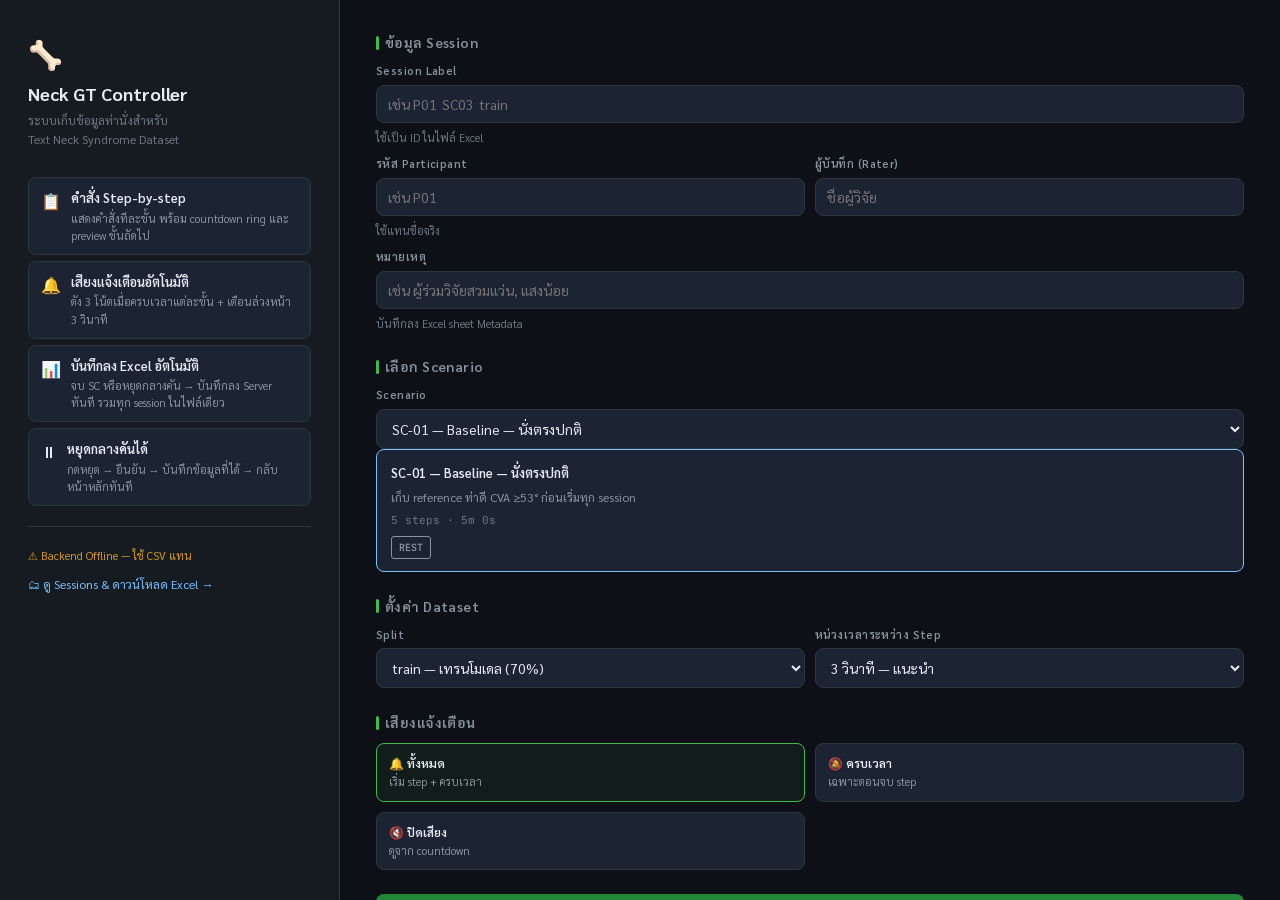
<file: frontend/index.html>
<!doctype html>
<html lang="th">
<head>
<meta charset="UTF-8">
<meta name="viewport" content="width=device-width, initial-scale=1.0, viewport-fit=cover">
<meta name="apple-mobile-web-app-capable" content="yes">
<title>Neck GT Controller</title>
<link rel="stylesheet" href="https://fonts.googleapis.com/css2?family=Sarabun:wght@300;400;600;700&family=JetBrains+Mono:wght@400;600&display=swap">
<link rel="stylesheet" href="css/style.css">
</head>
<body>

<!-- ══════════════════════════════════════
     SETUP
     ══════════════════════════════════════ -->
<div id="setup">

  <!-- Left: ข้อมูลระบบ -->
  <div class="setup-left">
    <div class="setup-logo">🦴</div>
    <div class="setup-title">Neck GT Controller</div>
    <div class="setup-sub">ระบบเก็บข้อมูลท่านั่งสำหรับ<br>Text Neck Syndrome Dataset</div>

    <div class="fn-list">
      <div class="fn-item">
        <div class="fn-icon">📋</div>
        <div>
          <div class="fn-name">คำสั่ง Step-by-step</div>
          <div class="fn-desc">แสดงคำสั่งทีละขั้น พร้อม countdown ring และ preview ขั้นถัดไป</div>
        </div>
      </div>
      <div class="fn-item">
        <div class="fn-icon">🔔</div>
        <div>
          <div class="fn-name">เสียงแจ้งเตือนอัตโนมัติ</div>
          <div class="fn-desc">ดัง 3 โน้ตเมื่อครบเวลาแต่ละขั้น + เตือนล่วงหน้า 3 วินาที</div>
        </div>
      </div>
      <div class="fn-item">
        <div class="fn-icon">📊</div>
        <div>
          <div class="fn-name">บันทึกลง Excel อัตโนมัติ</div>
          <div class="fn-desc">จบ SC หรือหยุดกลางคัน → บันทึกลง Server ทันที รวมทุก session ในไฟล์เดียว</div>
        </div>
      </div>
      <div class="fn-item">
        <div class="fn-icon">⏸</div>
        <div>
          <div class="fn-name">หยุดกลางคันได้</div>
          <div class="fn-desc">กดหยุด → ยืนยัน → บันทึกข้อมูลที่ได้ → กลับหน้าหลักทันที</div>
        </div>
      </div>
    </div>

    <div class="setup-divider"></div>
    <div class="setup-footer-note" id="api-indicator">⏳ ตรวจสอบ Backend...</div>
    <div style="margin-top:8px">
      <a href="sessions.html" style="font-size:12px;color:var(--bfg);text-decoration:none">🗂 ดู Sessions &amp; ดาวน์โหลด Excel →</a>
    </div>
  </div>

  <!-- Right: ฟอร์ม -->
  <div class="setup-right">

    <!-- ข้อมูล Session -->
    <div>
      <div class="form-heading">ข้อมูล Session</div>
      <div class="grid2">
        <div class="f span2">
          <label>Session Label</label>
          <input id="inp-sess" placeholder="เช่น P01_SC03_train">
          <div class="hint">ใช้เป็น ID ในไฟล์ Excel</div>
        </div>
        <div class="f">
          <label>รหัส Participant</label>
          <input id="inp-pid" placeholder="เช่น P01">
          <div class="hint">ใช้แทนชื่อจริง</div>
        </div>
        <div class="f">
          <label>ผู้บันทึก (Rater)</label>
          <input id="inp-rater" placeholder="ชื่อผู้วิจัย">
        </div>
        <div class="f span2">
          <label>หมายเหตุ</label>
          <input id="inp-note" placeholder="เช่น ผู้ร่วมวิจัยสวมแว่น, แสงน้อย">
          <div class="hint">บันทึกลง Excel sheet Metadata</div>
        </div>
      </div>
    </div>

    <!-- เลือก Scenario -->
    <div>
      <div class="form-heading">เลือก Scenario</div>
      <div class="f">
        <label>Scenario</label>
        <select id="inp-sc"></select>
      </div>
      <div class="sc-preview-box" id="sc-preview">
        <div style="color:var(--tx3);font-size:12px">เลือก Scenario เพื่อดูรายละเอียด</div>
      </div>
    </div>

    <!-- ตั้งค่า -->
    <div>
      <div class="form-heading">ตั้งค่า Dataset</div>
      <div class="grid2">
        <div class="f">
          <label>Split</label>
          <select id="inp-split">
            <option value="train">train — เทรนโมเดล (70%)</option>
            <option value="val">val — validate (15%)</option>
            <option value="test">test — ทดสอบ (15%)</option>
          </select>
        </div>
        <div class="f">
          <label>หน่วงเวลาระหว่าง Step</label>
          <select id="inp-trans">
            <option value="0">ไม่หน่วง</option>
            <option value="2000">2 วินาที</option>
            <option value="3000" selected>3 วินาที — แนะนำ</option>
            <option value="5000">5 วินาที</option>
          </select>
        </div>
      </div>
    </div>

    <!-- เสียง -->
    <div>
      <div class="form-heading">เสียงแจ้งเตือน</div>
      <div class="sound-row" id="sound-opts">
        <label class="sound-opt selected">
          <input type="radio" name="sound" value="all" checked>
          <div class="sname">🔔 ทั้งหมด</div>
          <div class="sdesc">เริ่ม step + ครบเวลา</div>
        </label>
        <label class="sound-opt">
          <input type="radio" name="sound" value="ding">
          <div class="sname">🔕 ครบเวลา</div>
          <div class="sdesc">เฉพาะตอนจบ step</div>
        </label>
        <label class="sound-opt">
          <input type="radio" name="sound" value="off">
          <div class="sname">🔇 ปิดเสียง</div>
          <div class="sdesc">ดูจาก countdown</div>
        </label>
      </div>
    </div>

    <button class="btn-go" id="btn-go">▶ เริ่ม Session</button>
  </div>
</div>

<!-- ══════════════════════════════════════
     COUNTDOWN
     ══════════════════════════════════════ -->
<div id="cdown">
  <div id="cdown-n">3</div>
  <div id="cdown-lbl">เตรียมพร้อม</div>
  <div id="cdown-sc"></div>
</div>

<!-- ══════════════════════════════════════
     SESSION
     ══════════════════════════════════════ -->
<div id="sess">
  <div class="hdr">
    <span class="badge-mono" id="h-sess">—</span>
    <span class="badge-sc"   id="h-sc">—</span>
    <span class="hdr-steps"  id="h-steps">0/0</span>
    <span class="hdr-clock"  id="h-clock">0:00.0</span>
    <button class="btn-sm" id="btn-log">📋 Log</button>
  </div>
  <div class="step-bar"><div class="step-bar-fill" id="bar-fill" style="width:0%"></div></div>

  <div class="sess-body">
    <div class="instr-side">
      <div class="act-badge"  id="i-badge">—</div>
      <div class="act-name"   id="i-name">—</div>
      <div class="instr-th"   id="i-th">—</div>
      <div class="instr-note" id="i-note">—</div>

      <div class="ring-wrap">
        <svg width="150" height="150" viewBox="0 0 150 150">
          <circle class="ring-bg"  cx="75" cy="75" r="68"/>
          <circle class="ring-arc" id="ring-arc" cx="75" cy="75" r="68" stroke="#3FB950"/>
        </svg>
        <div class="ring-num" id="ring-num">—</div>
      </div>

      <div id="i-next-wrap">
        <div style="display:flex;align-items:center;gap:8px">
          <span class="next-label">ถัดไป</span>
          <span class="next-act-badge" id="i-next-badge" style="color:var(--tx3);border-color:var(--bdr)">—</span>
        </div>
        <div class="next-th"   id="i-next-th">—</div>
        <div class="next-note" id="i-next-note">—</div>
      </div>

      <!-- prepare overlay -->
      <div class="prepare-overlay" id="prep-overlay">
        <span class="prep-label">เตรียมพร้อม</span>
        <div class="prepare-n"      id="prep-n">3</div>
        <div class="prep-sep"></div>
        <div class="prep-next-badge" id="prep-next-badge" style="color:var(--tx2)">—</div>
        <div class="prep-next-th"    id="prep-next-th">—</div>
        <div class="prep-next-note"  id="prep-next-note">—</div>
      </div>
      <div class="ding-overlay" id="ding-overlay"></div>
    </div>
  </div>

  <div class="footer">
    <button class="btn-ctrl pause" id="btn-pause" disabled>⏸ หยุดชั่วคราว</button>
    <button class="btn-ctrl skip"  id="btn-skip"  disabled>⏭ ข้ามขั้นตอน</button>
    <button class="btn-ctrl stop"  id="btn-stop"  disabled>⏹ หยุดบันทึก</button>
    <button class="btn-ctrl export" id="btn-exp"  disabled>⬇ CSV</button>
  </div>
</div>

<!-- LOG DRAWER -->
<div class="log-drawer" id="log-drawer">
  <div class="log-hdr">
    <h3>Activity Log</h3>
    <button class="btn-sm" id="btn-close-log">✕</button>
  </div>
  <div class="log-body"   id="log-body"><div style="color:var(--tx3);font-size:11px;text-align:center;padding:16px">ยังไม่มีข้อมูล</div></div>
  <div class="log-footer" id="log-footer">0 steps</div>
</div>

<!-- DONE MODAL -->
<div id="done">
  <div class="done-card">
    <h2>✓ บันทึกสำเร็จ</h2>
    <p id="done-txt">—</p>
    <div class="done-row">
      <button class="btn-ctrl export" id="btn-exp2">⬇ CSV</button>
      <button class="btn-ctrl play"   id="btn-new" style="background:var(--green)">+ Session ใหม่</button>
    </div>
    <div style="margin-top:12px">
      <a href="sessions.html" style="font-size:12px;color:var(--bfg);text-decoration:none">🗂 ดู Sessions ทั้งหมด →</a>
    </div>
  </div>
</div>

<!-- SCRIPTS -->
<script src="data/scenarios.js"></script>
<script src="js/audio.js"></script>
<script src="js/api.js"></script>
<script src="js/export.js"></script>
<script src="js/session.js"></script>
<script>
document.addEventListener('DOMContentLoaded', async () => {
  // ring setup
  document.getElementById('ring-arc').style.strokeDasharray = 2 * Math.PI * 68;

  // init setup UI
  initSetup();

  // API health check
  const ok  = await apiHealthCheck();
  const ind = document.getElementById('api-indicator');
  ind.textContent = ok ? '✅ Backend Online' : '⚠️ Backend Offline — ใช้ CSV แทน';
  ind.style.color = ok ? 'var(--gfg)' : 'var(--afg)';

  // wire buttons
  document.getElementById('btn-go').addEventListener('click', handleStart);
  document.getElementById('btn-pause').addEventListener('click', handlePause);
  document.getElementById('btn-skip').addEventListener('click', handleSkip);
  document.getElementById('btn-stop').addEventListener('click', handleStop);
  document.getElementById('btn-new').addEventListener('click', handleNewSession);
  document.getElementById('btn-log').addEventListener('click', () =>
    document.getElementById('log-drawer').classList.toggle('open'));
  document.getElementById('btn-close-log').addEventListener('click', () =>
    document.getElementById('log-drawer').classList.remove('open'));

  document.getElementById('btn-exp').addEventListener('click',  () => doExportCSV(S.gtLog, S.sess));
  document.getElementById('btn-exp2').addEventListener('click', () => doExportCSV(S.gtLog, S.sess));

  // show countdown SC label
  document.getElementById('inp-sc')?.addEventListener('change', () => {
    const id = document.getElementById('inp-sc').value;
    document.getElementById('cdown-sc').textContent = `${id} — ${SC[id]?.nameTH || ''}`;
  });
  // initial label
  const firstSC = document.getElementById('inp-sc')?.value;
  if (firstSC) document.getElementById('cdown-sc').textContent = `${firstSC} — ${SC[firstSC]?.nameTH || ''}`;
});
</script>

</body>
</html>
</file>
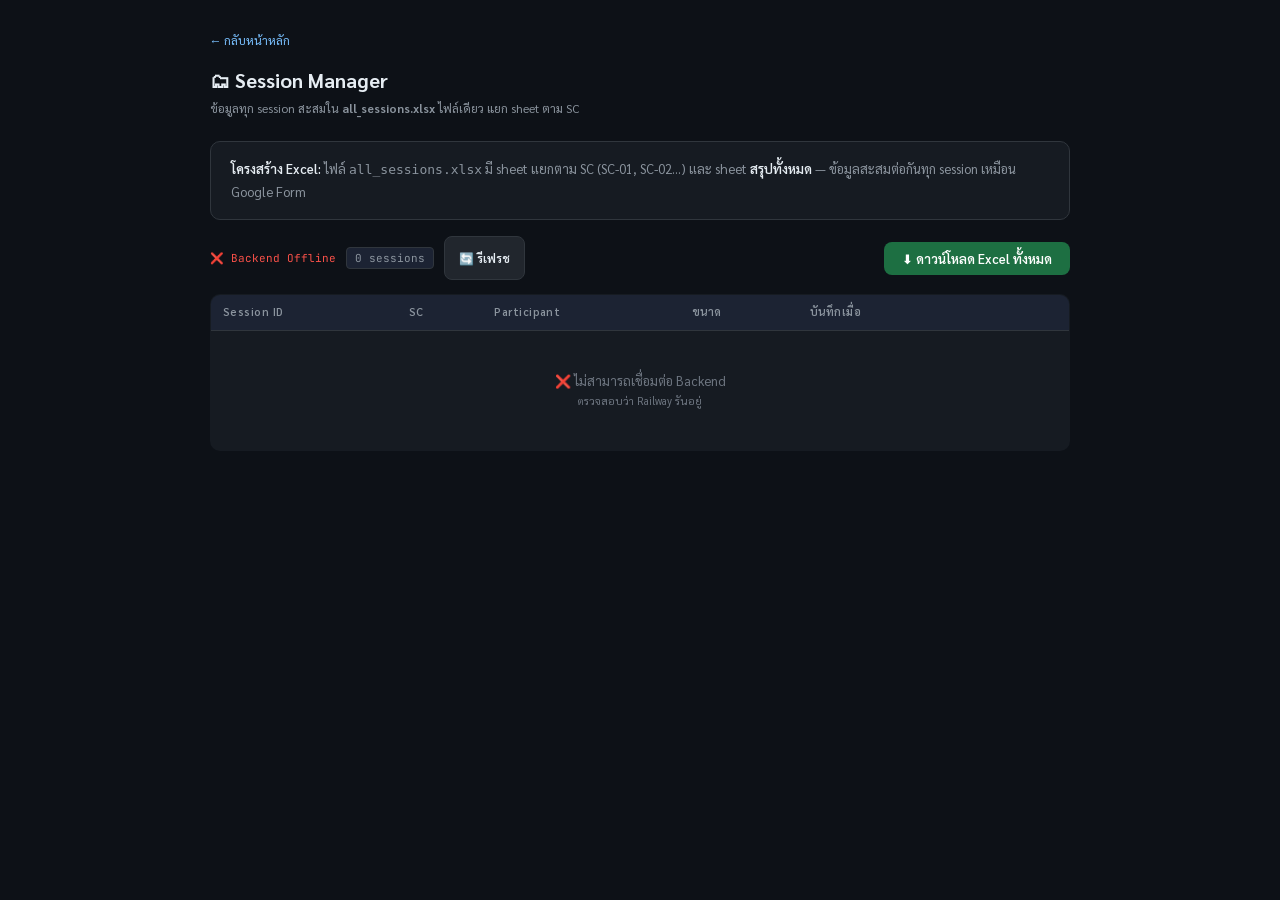
<file: frontend/sessions.html>
<!doctype html>
<html lang="th">
<head>
<meta charset="UTF-8">
<meta name="viewport" content="width=device-width, initial-scale=1.0">
<title>Sessions — Neck GT</title>
<link rel="stylesheet" href="https://fonts.googleapis.com/css2?family=Sarabun:wght@300;400;600;700&family=JetBrains+Mono:wght@400;600&display=swap">
<link rel="stylesheet" href="css/style.css">
<style>
body{overflow:auto;padding:28px 20px}
.page{max-width:860px;margin:0 auto}
.page-title{font-size:20px;font-weight:700;margin-bottom:4px}
.page-sub{font-size:12px;color:var(--tx2);margin-bottom:24px}
.back{font-size:12px;color:var(--bfg);text-decoration:none;display:inline-flex;align-items:center;gap:4px;margin-bottom:16px}
.back:hover{text-decoration:underline}
.toolbar{display:flex;align-items:center;gap:10px;margin-bottom:14px;flex-wrap:wrap}
.count-badge{font-size:11px;font-family:var(--mono);background:var(--bg3);border:1px solid var(--bdr);border-radius:4px;padding:2px 8px;color:var(--tx2)}
.status-ok{font-size:11px;color:var(--gfg);font-family:var(--mono)}
.status-err{font-size:11px;color:var(--rfg);font-family:var(--mono)}
.download-all{padding:8px 18px;border-radius:var(--r);border:none;background:#1D6F42;color:#fff;font-family:var(--font);font-size:13px;font-weight:600;cursor:pointer;margin-left:auto}
.download-all:hover{background:#196139}
table{width:100%;border-collapse:collapse;background:var(--bg2);border:1px solid var(--bdr);border-radius:10px;overflow:hidden;font-size:13px}
th{background:var(--bg3);font-size:11px;font-weight:600;color:var(--tx2);padding:9px 12px;text-align:left;border-bottom:1px solid var(--bdr);letter-spacing:.04em}
td{padding:9px 12px;border-bottom:1px solid var(--bdr);vertical-align:middle}
tr:last-child td{border-bottom:none}
tr:hover td{background:var(--bg3)}
.mono{font-family:var(--mono);font-size:11px;color:var(--tx2)}
.btn-dl{padding:4px 12px;border-radius:6px;border:none;background:var(--green);color:#fff;font-family:var(--font);font-size:12px;font-weight:600;cursor:pointer}
.btn-dl:hover{background:#2EA043}
.btn-del{padding:4px 10px;border-radius:6px;border:1px solid var(--bdr);background:transparent;color:var(--rfg);font-family:var(--font);font-size:12px;cursor:pointer}
.btn-del:hover{background:#2D1414}
.empty{text-align:center;padding:40px;color:var(--tx3);font-size:13px}
.info-box{background:var(--bg2);border:1px solid var(--bdr);border-radius:10px;padding:16px 20px;margin-bottom:16px;font-size:13px;color:var(--tx2);line-height:1.7}
.info-box strong{color:var(--tx);font-weight:600}
</style>
</head>
<body>
<div class="page">
  <a href="index.html" class="back">← กลับหน้าหลัก</a>
  <div class="page-title">🗂 Session Manager</div>
  <div class="page-sub">ข้อมูลทุก session สะสมใน <strong>all_sessions.xlsx</strong> ไฟล์เดียว แยก sheet ตาม SC</div>

  <div class="info-box">
    <strong>โครงสร้าง Excel:</strong> ไฟล์ <code>all_sessions.xlsx</code> มี sheet แยกตาม SC (SC-01, SC-02...) และ sheet <strong>สรุปทั้งหมด</strong> — ข้อมูลสะสมต่อกันทุก session เหมือน Google Form
  </div>

  <div class="toolbar">
    <span id="api-status" class="status-ok">⏳ ตรวจสอบ...</span>
    <span class="count-badge" id="count-badge">0 sessions</span>
    <button class="btn-ctrl skip" style="padding:6px 14px;font-size:12px" onclick="loadSessions()">🔄 รีเฟรช</button>
    <button class="download-all" onclick="downloadMaster()">⬇ ดาวน์โหลด Excel ทั้งหมด</button>
  </div>

  <table>
    <thead>
      <tr>
        <th>Session ID</th>
        <th>SC</th>
        <th>Participant</th>
        <th>ขนาด</th>
        <th>บันทึกเมื่อ</th>
        <th></th>
        <th></th>
      </tr>
    </thead>
    <tbody id="sessions-body">
      <tr><td colspan="7" class="empty">⏳ กำลังโหลด...</td></tr>
    </tbody>
  </table>
</div>

<script src="js/api.js"></script>
<script>
async function loadSessions() {
  const ok = await apiHealthCheck();
  const el = document.getElementById('api-status');
  el.textContent = ok ? '✅ Backend Online' : '❌ Backend Offline';
  el.className   = ok ? 'status-ok' : 'status-err';

  if (!ok) {
    document.getElementById('sessions-body').innerHTML =
      `<tr><td colspan="7" class="empty">❌ ไม่สามารถเชื่อมต่อ Backend<br><small>ตรวจสอบว่า Railway รันอยู่</small></td></tr>`;
    return;
  }

  try {
    const data = await apiListSessions();
    document.getElementById('count-badge').textContent = `${data.count} files`;
    if (!data.sessions.length) {
      document.getElementById('sessions-body').innerHTML =
        `<tr><td colspan="7" class="empty">ยังไม่มีข้อมูล — เริ่ม Session แรกได้เลย</td></tr>`;
      return;
    }

    document.getElementById('sessions-body').innerHTML = data.sessions.map(s => {
      // แยก session info จากชื่อไฟล์
      const parts = s.filename.replace('.xlsx','').split('_');
      const sessId = parts.slice(1, -4).join('_') || s.filename;
      const sc     = parts.find(p => p.startsWith('SC')) || '—';
      const pid    = parts.find(p => p.startsWith('P') && p !== parts[0]) || '—';
      return `<tr>
        <td class="mono">${sessId}</td>
        <td class="mono">${sc}</td>
        <td class="mono">${pid}</td>
        <td class="mono">${s.size_kb} KB</td>
        <td class="mono">${s.created}</td>
        <td><button class="btn-dl" onclick="apiDownloadExcel('${s.filename}')">⬇ Download</button></td>
        <td><button class="btn-del" onclick="delSession('${s.filename}')">🗑</button></td>
      </tr>`;
    }).join('');
  } catch (e) {
    document.getElementById('sessions-body').innerHTML =
      `<tr><td colspan="7" class="empty">❌ ${e.message}</td></tr>`;
  }
}

async function downloadMaster() {
  try { await apiDownloadExcel('all_sessions.xlsx'); }
  catch { alert('ยังไม่มีไฟล์ all_sessions.xlsx — เริ่ม Session แรกก่อนค่ะ'); }
}

async function delSession(filename) {
  if (!confirm(`ลบ ${filename}?`)) return;
  try { await apiDeleteSession(filename); loadSessions(); }
  catch (e) { alert('ลบไม่สำเร็จ: ' + e.message); }
}

loadSessions();
</script>
</body>
</html>
</file>
<file: frontend/css/style.css>
/* ═══════════════════════════════════════════════════
   Neck GT Controller — Styles
   แก้ไขสีและ layout ที่นี่
   ═══════════════════════════════════════════════════ */

/* ── CSS Variables (ธีมสี) ── */
:root {
  --bg:    #0D1117;
  --bg2:   #161B22;
  --bg3:   #1C2333;
  --bg4:   #21262D;
  --bdr:   #30363D;
  --bdr2:  #3d444d;
  --tx:    #E6EDF3;
  --tx2:   #8B949E;
  --tx3:   #6E7681;
  --green: #238636;
  --gfg:   #3FB950;
  --red:   #DA3633;
  --rfg:   #F85149;
  --amber: #9E6A03;
  --afg:   #D29922;
  --blue:  #1F6FEB;
  --bfg:   #79C0FF;
  --teal:  #22D3EE;
  --r:     8px;
  --font:  'Sarabun', system-ui, sans-serif;
  --mono:  'JetBrains Mono', monospace;
}

/* ── Reset ── */
*, *::before, *::after { box-sizing: border-box; margin: 0; padding: 0; }
html, body { height: 100%; overflow: hidden; }
body {
  font-family: var(--font);
  background: var(--bg);
  color: var(--tx);
  font-size: 15px;
  line-height: 1.5;
  -webkit-tap-highlight-color: transparent;
  touch-action: manipulation;
}

/* ════════════════════════════════════════════════════
   SETUP PAGE
   ════════════════════════════════════════════════════ */
#setup {
  position: fixed; inset: 0;
  display: flex; flex-direction: row;
  background: var(--bg);
  z-index: 100;
  overflow-y: auto;
}

/* Left panel — ข้อมูลฟังก์ชัน */
.setup-left {
  width: 340px; flex-shrink: 0;
  background: var(--bg2);
  border-right: 1px solid var(--bdr);
  padding: 32px 28px;
  display: flex; flex-direction: column;
  overflow-y: auto;
}
.setup-logo  { font-size: 28px; margin-bottom: 6px; }
.setup-title { font-size: 18px; font-weight: 700; color: var(--tx); margin-bottom: 4px; }
.setup-sub   { font-size: 12px; color: var(--tx3); margin-bottom: 28px; line-height: 1.6; }

.fn-list { display: flex; flex-direction: column; gap: 6px; }
.fn-item {
  display: flex; gap: 10px; align-items: flex-start;
  padding: 10px 12px;
  border-radius: 8px;
  background: var(--bg3);
  border: 1px solid var(--bdr);
}
.fn-icon { font-size: 16px; flex-shrink: 0; margin-top: 1px; }
.fn-name { font-size: 13px; font-weight: 600; color: var(--tx); margin-bottom: 2px; }
.fn-desc { font-size: 11px; color: var(--tx2); line-height: 1.55; }

.setup-divider     { height: 1px; background: var(--bdr); margin: 20px 0; }
.setup-footer-note { font-size: 11px; color: var(--tx3); line-height: 1.6; }

/* Right panel — ฟอร์ม */
.setup-right {
  flex: 1; padding: 32px 36px;
  overflow-y: auto;
  display: flex; flex-direction: column; gap: 24px;
  min-width: 0;
}
.form-heading {
  font-size: 14px; font-weight: 600;
  color: var(--tx2); letter-spacing: .03em;
  margin-bottom: 10px;
  display: flex; align-items: center; gap: 6px;
}
.form-heading::before {
  content: ''; display: block;
  width: 3px; height: 14px;
  background: var(--gfg); border-radius: 2px; flex-shrink: 0;
}

/* Form fields */
.grid2 { display: grid; grid-template-columns: 1fr 1fr; gap: 10px; }
.f     { display: flex; flex-direction: column; gap: 5px; }
.f.span2 { grid-column: 1 / -1; }
.f label { font-size: 11px; font-weight: 600; color: var(--tx2); letter-spacing: .04em; }
.f .hint { font-size: 11px; color: var(--tx3); margin-top: 2px; line-height: 1.5; }
.f input, .f select {
  background: var(--bg3);
  border: 1px solid var(--bdr);
  border-radius: var(--r);
  padding: 9px 11px;
  color: var(--tx);
  font-family: var(--font); font-size: 14px;
  outline: none;
  transition: border-color .15s, box-shadow .15s;
}
.f input:focus, .f select:focus {
  border-color: var(--gfg);
  box-shadow: 0 0 0 3px rgba(63,185,80,.12);
}
.f select option { background: var(--bg3); }

/* SC Preview */
.sc-preview-box {
  background: var(--bg3); border: 1px solid var(--bdr);
  border-radius: var(--r); padding: 12px 14px;
  font-size: 12px; color: var(--tx2);
  line-height: 1.7; min-height: 54px;
  transition: border-color .2s;
}
.sc-preview-box.active { border-color: var(--bfg); }
.sc-preview-box .sc-name { font-size: 13px; font-weight: 600; color: var(--tx); margin-bottom: 3px; }
.sc-preview-box .sc-acts { display: flex; flex-wrap: wrap; gap: 4px; margin-top: 6px; }
.sc-act-chip {
  font-size: 10px; font-family: var(--mono);
  padding: 2px 7px; border-radius: 3px;
  border: 1px solid; font-weight: 600;
}

/* Sound options */
.sound-row { display: grid; grid-template-columns: 1fr 1fr; gap: 10px; }
.sound-opt {
  border: 1px solid var(--bdr); border-radius: var(--r);
  padding: 10px 12px; cursor: pointer;
  transition: border-color .15s, background .15s;
  background: var(--bg3);
}
.sound-opt:hover    { border-color: var(--bdr2); background: var(--bg4); }
.sound-opt.selected { border-color: var(--gfg); background: rgba(63,185,80,.07); }
.sound-opt input    { display: none; }
.sound-opt .sname   { font-size: 12px; font-weight: 600; color: var(--tx); margin-bottom: 2px; }
.sound-opt .sdesc   { font-size: 11px; color: var(--tx2); }

/* Buttons */
.btn-go {
  width: 100%; padding: 15px;
  background: var(--green); color: #fff;
  border: none; border-radius: var(--r);
  font-family: var(--font); font-size: 16px; font-weight: 600;
  cursor: pointer; min-height: 52px;
  transition: background .15s, transform .1s;
  letter-spacing: .01em;
}
.btn-go:hover  { background: #2EA043; }
.btn-go:active { transform: scale(.99); background: #2EA043; }

/* Larger touch targets */
.btn-ctrl { min-height: 44px; }
.btn-sm   { min-height: 36px; min-width: 44px; }

/* ════════════════════════════════════════════════════
   COUNTDOWN
   ════════════════════════════════════════════════════ */
#cdown {
  position: fixed; inset: 0;
  display: none; flex-direction: column;
  align-items: center; justify-content: center;
  background: var(--bg); z-index: 90; gap: 20px;
}
#cdown-n   { font-size: 120px; font-weight: 700; color: var(--gfg); line-height: 1; font-variant-numeric: tabular-nums; }
#cdown-lbl { font-size: 18px; color: var(--tx2); }
#cam-small {
  width: 220px; height: 165px;
  border-radius: var(--r); object-fit: cover;
  border: 2px solid var(--bdr);
  transform: scaleX(-1);
}

/* ════════════════════════════════════════════════════
   SESSION
   ════════════════════════════════════════════════════ */
#sess { display: none; height: 100vh; flex-direction: column; }

/* Header bar */
.hdr {
  display: flex; align-items: center; gap: 10px;
  padding: 7px 14px;
  background: var(--bg2); border-bottom: 1px solid var(--bdr);
  flex-shrink: 0; flex-wrap: wrap;
}
.badge-mono {
  font-family: var(--mono); font-size: 11px;
  background: var(--bg4); border: 1px solid var(--bdr);
  border-radius: 4px; padding: 2px 7px; color: var(--tx2);
}
.badge-sc {
  font-size: 11px; font-weight: 700;
  background: var(--bg4); border-radius: 4px;
  padding: 2px 8px; color: var(--gfg); font-family: var(--mono);
}
.hdr-clock { font-family: var(--mono); font-size: 14px; font-variant-numeric: tabular-nums; margin-left: auto; color: var(--tx2); }
.hdr-steps { font-size: 11px; color: var(--tx3); }

.btn-sm {
  padding: 4px 11px; border-radius: 6px;
  border: 1px solid var(--bdr);
  background: var(--bg3); color: var(--tx);
  font-family: var(--font); font-size: 12px;
  cursor: pointer; white-space: nowrap;
  transition: background .15s;
}
.btn-sm:hover     { background: var(--bg4); }
.btn-sm.red       { border-color: var(--rfg); color: var(--rfg); }
.btn-sm.red:hover { background: #2D1414; }

/* Step progress bar */
.step-bar      { height: 3px; background: var(--bg4); flex-shrink: 0; }
.step-bar-fill { height: 100%; background: var(--gfg); transition: width .4s linear; }

.sess-body { display: flex; flex: 1; min-height: 0; }

/* Camera panel */
.cam-side  { width: 42%; position: relative; background: #000; flex-shrink: 0; }
#cam-feed  { width: 100%; height: 100%; object-fit: cover; transform: scaleX(-1); }
.cam-overlay { position: absolute; top: 10px; left: 10px; display: flex; flex-direction: column; gap: 5px; }
.rec-pill {
  display: flex; align-items: center; gap: 6px;
  background: rgba(0,0,0,.65); border-radius: 4px;
  padding: 3px 9px; font-size: 11px; font-family: var(--mono); color: #fff;
}
.rec-dot { width: 8px; height: 8px; border-radius: 50%; background: var(--rfg); animation: blink 1.2s infinite; }
@keyframes blink { 0%,100%{opacity:1} 50%{opacity:0} }

/* Instruction panel */
.instr-side {
  flex: 1; display: flex; flex-direction: column;
  align-items: center; justify-content: center;
  padding: 28px 32px; gap: 16px;
  background: var(--bg); min-width: 0;
  text-align: center; position: relative;
}
.act-badge  { font-family: var(--mono); font-size: 12px; font-weight: 600; padding: 3px 14px; border-radius: 20px; letter-spacing: .05em; border: 2px solid currentColor; }
.act-name   { font-size: 13px; font-weight: 600; color: var(--tx2); letter-spacing: .04em; }
.instr-th   { font-size: 46px; font-weight: 700; line-height: 1.15; text-wrap: balance; color: var(--tx); }
.instr-note { font-size: 15px; color: var(--tx2); max-width: 420px; }

/* Ring timer */
.ring-wrap { position: relative; width: 150px; height: 150px; flex-shrink: 0; }
.ring-wrap svg { transform: rotate(-90deg); }
.ring-bg  { fill: none; stroke: var(--bg4); stroke-width: 10; }
.ring-arc { fill: none; stroke-width: 10; stroke-linecap: round; stroke-dasharray: 427; stroke-dashoffset: 0; transition: stroke-dashoffset .06s linear; }
.ring-num { position: absolute; inset: 0; display: flex; align-items: center; justify-content: center; font-size: 28px; font-weight: 700; font-family: var(--mono); font-variant-numeric: tabular-nums; }

/* Next step preview */
#i-next-wrap { display: flex; flex-direction: column; align-items: center; gap: 6px; border-top: 1px solid var(--bdr); padding-top: 14px; width: 100%; max-width: 440px; }
.next-label    { font-size: 11px; font-weight: 600; letter-spacing: .1em; color: var(--tx3); text-transform: uppercase; }
.next-act-badge{ font-family: var(--mono); font-size: 11px; font-weight: 700; padding: 2px 10px; border-radius: 14px; border: 1.5px solid currentColor; }
.next-th       { font-size: 22px; font-weight: 700; line-height: 1.2; text-wrap: balance; color: var(--tx); max-width: 380px; }
.next-note     { font-size: 12px; color: var(--tx2); }

/* Footer controls */
.footer {
  display: flex; align-items: center; gap: 8px;
  padding: 9px 14px;
  background: var(--bg2); border-top: 1px solid var(--bdr);
  flex-shrink: 0; flex-wrap: wrap;
}
.btn-ctrl          { padding: 7px 16px; border-radius: var(--r); border: none; font-family: var(--font); font-size: 13px; font-weight: 600; cursor: pointer; transition: background .15s; white-space: nowrap; }
.btn-ctrl:disabled { opacity: .35; cursor: not-allowed; }
.btn-ctrl.pause    { background: var(--amber); color: #fff; }
.btn-ctrl.pause:hover:not(:disabled) { background: #BB8009; }
.btn-ctrl.play     { background: var(--green); color: #fff; }
.btn-ctrl.play:hover:not(:disabled)  { background: #2EA043; }
.btn-ctrl.skip     { background: var(--bg4); color: var(--tx); border: 1px solid var(--bdr); }
.btn-ctrl.skip:hover:not(:disabled)  { background: var(--bg3); }
.btn-ctrl.stop     { background: var(--red); color: #fff; }
.btn-ctrl.stop:hover:not(:disabled)  { background: #B91C1C; }
.btn-ctrl.export   { background: var(--blue); color: #fff; margin-left: auto; }
.btn-ctrl.export:hover:not(:disabled){ background: #388BFD; }
.btn-xl            { background: #1D6F42; color: #fff; margin-left: 0; }
.btn-xl:hover:not(:disabled)         { background: #196139; }

/* ════════════════════════════════════════════════════
   PREPARE OVERLAY
   ════════════════════════════════════════════════════ */
.prepare-overlay {
  position: absolute; inset: 0;
  background: rgba(13,17,23,.85); backdrop-filter: blur(4px);
  display: flex; align-items: center; justify-content: center; flex-direction: column; gap: 10px;
  pointer-events: none; opacity: 0; transition: opacity .18s; z-index: 10;
}
.prepare-overlay.show  { opacity: 1; }
.prep-label            { font-size: 13px; font-weight: 600; letter-spacing: .1em; text-transform: uppercase; color: var(--tx2); }
.prepare-n             { font-size: 80px; font-weight: 700; color: var(--tx); font-variant-numeric: tabular-nums; line-height: 1; }
.prep-sep              { width: 48px; height: 2px; background: var(--bdr); border-radius: 1px; margin: 4px 0; }
.prep-next-badge       { font-family: var(--mono); font-size: 16px; font-weight: 700; padding: 4px 18px; border-radius: 20px; border: 2px solid currentColor; }
.prep-next-th          { font-size: 28px; font-weight: 700; color: #fff; text-wrap: balance; max-width: 380px; text-align: center; line-height: 1.25; }
.prep-next-note        { font-size: 14px; color: var(--tx2); text-align: center; }
.ding-overlay          { position: absolute; inset: 0; pointer-events: none; opacity: 0; z-index: 20; transition: opacity .08s; }

/* ════════════════════════════════════════════════════
   LOG DRAWER
   ════════════════════════════════════════════════════ */
.log-drawer {
  position: fixed; right: 0; top: 0; bottom: 0; width: 300px;
  background: var(--bg2); border-left: 1px solid var(--bdr);
  display: flex; flex-direction: column;
  transform: translateX(100%); transition: transform .22s ease; z-index: 50;
}
.log-drawer.open { transform: translateX(0); }
.log-hdr { display: flex; align-items: center; justify-content: space-between; padding: 9px 13px; border-bottom: 1px solid var(--bdr); }
.log-hdr h3 { font-size: 12px; font-weight: 600; color: var(--tx2); }
.log-body { flex: 1; overflow-y: auto; padding: 6px; }
.log-row  { display: grid; grid-template-columns: 76px 1fr auto; gap: 5px; align-items: center; padding: 5px 7px; font-size: 11px; border-bottom: 1px solid var(--bdr); }
.log-row:last-child { border-bottom: none; }
.log-act  { font-family: var(--mono); font-size: 10px; font-weight: 600; }
.log-time { font-family: var(--mono); font-size: 10px; color: var(--tx2); }
.log-dur  { font-family: var(--mono); font-size: 10px; color: var(--tx3); }
.log-footer { font-size: 11px; color: var(--tx2); padding: 6px 13px; border-top: 1px solid var(--bdr); }

/* ════════════════════════════════════════════════════
   DONE MODAL
   ════════════════════════════════════════════════════ */
#done {
  position: fixed; inset: 0;
  display: none; align-items: center; justify-content: center; flex-direction: column;
  background: rgba(13,17,23,.9); backdrop-filter: blur(4px); z-index: 200;
}
.done-card { background: var(--bg2); border: 1px solid var(--bdr); border-radius: 12px; padding: 36px; text-align: center; max-width: 420px; }
.done-card h2 { font-size: 22px; margin-bottom: 8px; color: var(--gfg); }
.done-card p  { color: var(--tx2); font-size: 14px; margin-bottom: 22px; line-height: 1.6; white-space: pre-line; }
.done-row { display: flex; gap: 8px; justify-content: center; flex-wrap: wrap; }

/* ════════════════════════════════════════════════════
   RESPONSIVE — iPad / Mobile
   แก้ไข breakpoint ได้ที่นี่
   ════════════════════════════════════════════════════ */
@media (max-width: 700px) {
  #setup           { flex-direction: column; }
  .setup-left      { width: 100% !important; border-right: none !important; border-bottom: 1px solid var(--bdr); padding: 20px 18px !important; }
  .fn-list         { display: none; }
  .setup-right     { padding: 20px 18px !important; }
  .grid2           { grid-template-columns: 1fr !important; }
  .f.span2         { grid-column: 1 !important; }
  .sound-row       { grid-template-columns: 1fr !important; }
  .sess-body       { flex-direction: column; }
  .cam-side        { width: 100% !important; height: 200px; flex-shrink: 0; }
  .instr-th        { font-size: 28px !important; }
  .instr-side      { padding: 16px !important; gap: 10px !important; }
  .ring-wrap       { width: 110px !important; height: 110px !important; }
  .ring-wrap svg   { width: 110px; height: 110px; }
  .footer          { gap: 6px; }
  .btn-ctrl        { padding: 9px 12px !important; font-size: 12px !important; }
  .hdr             { padding: 6px 10px; }
}
</file>
